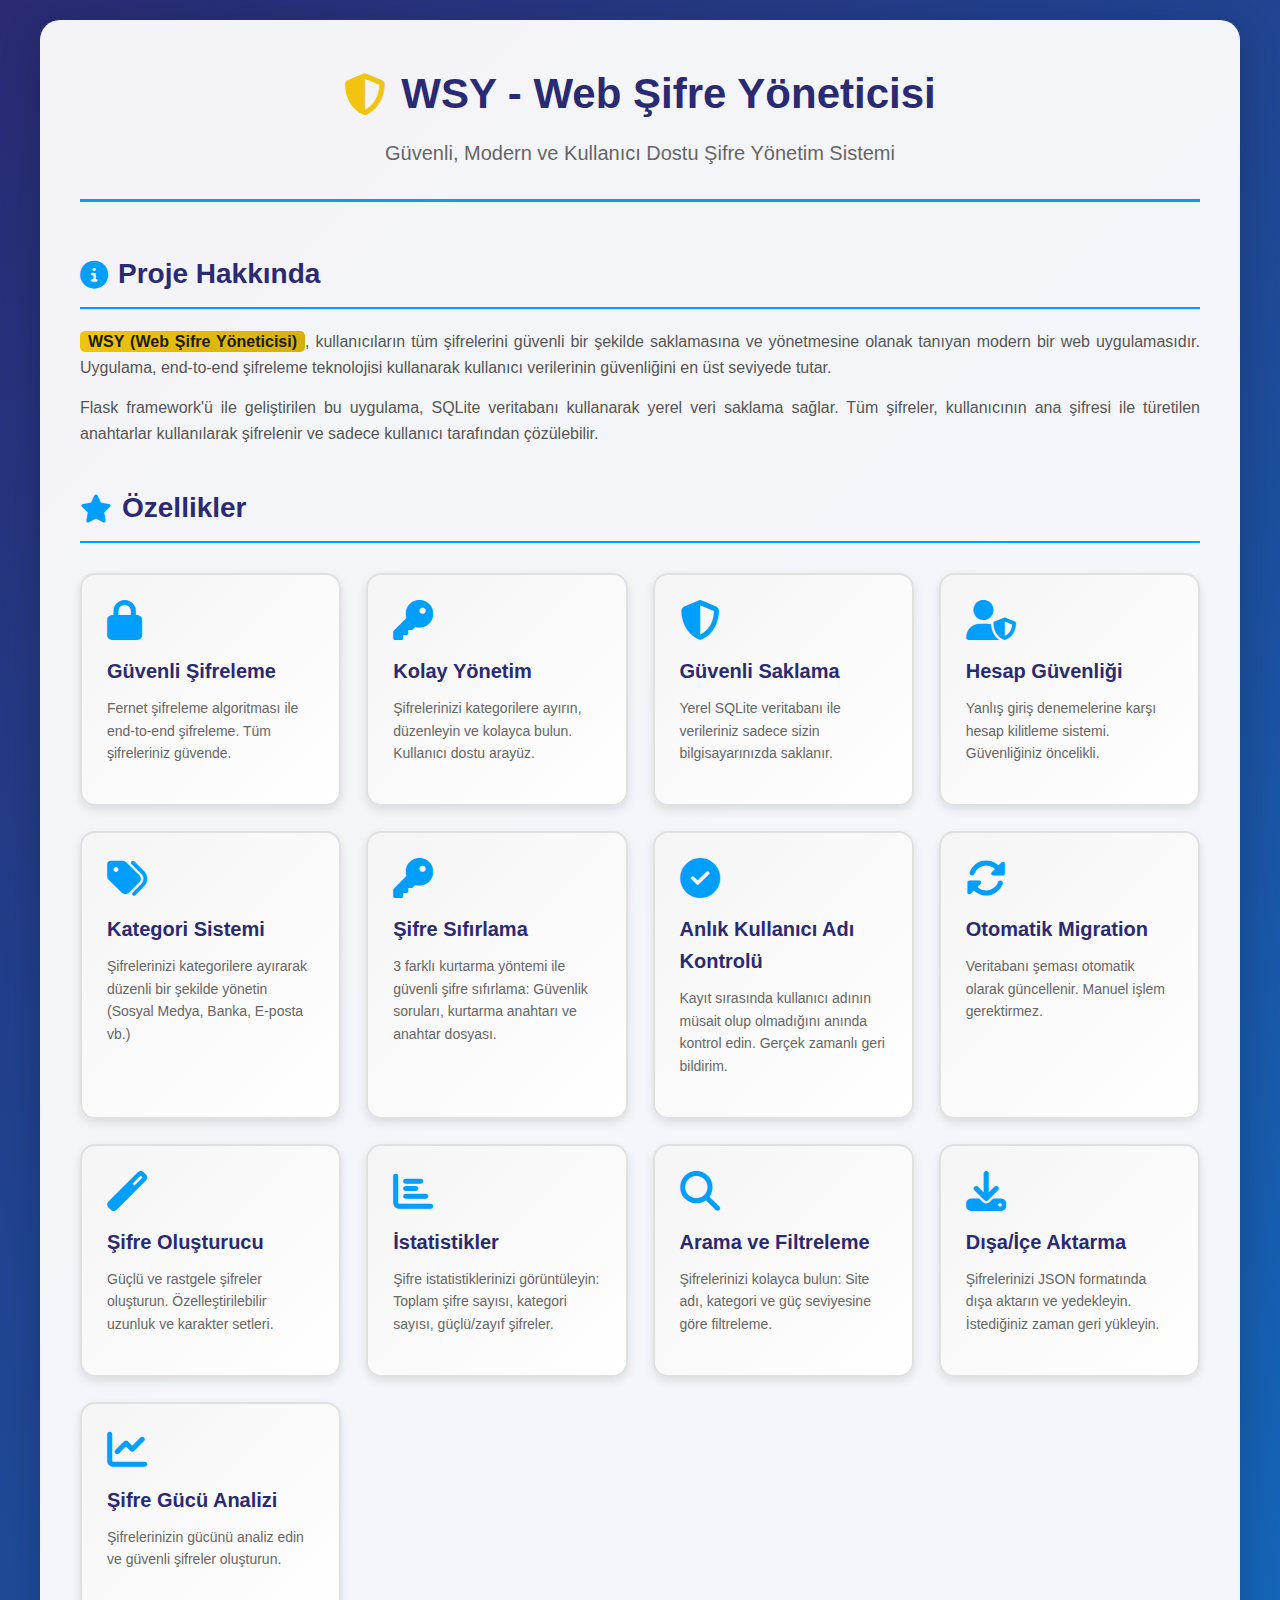
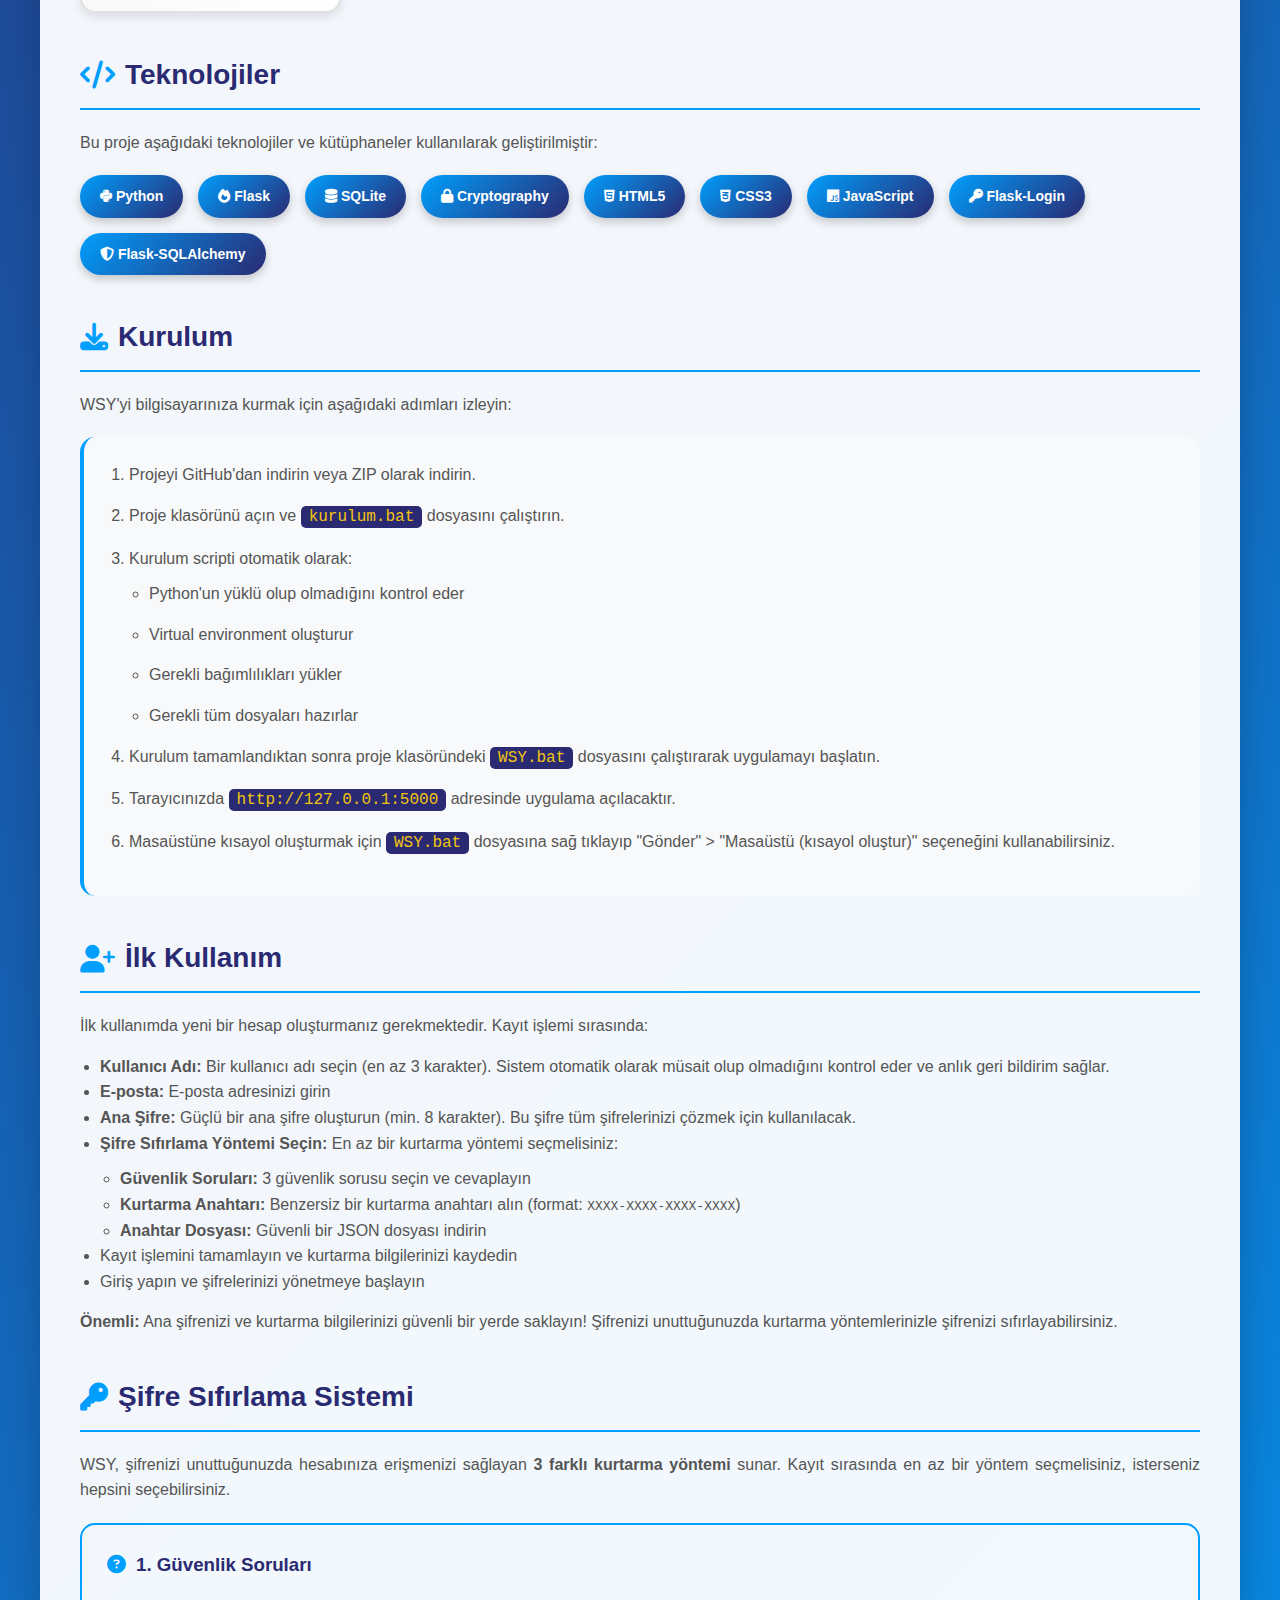
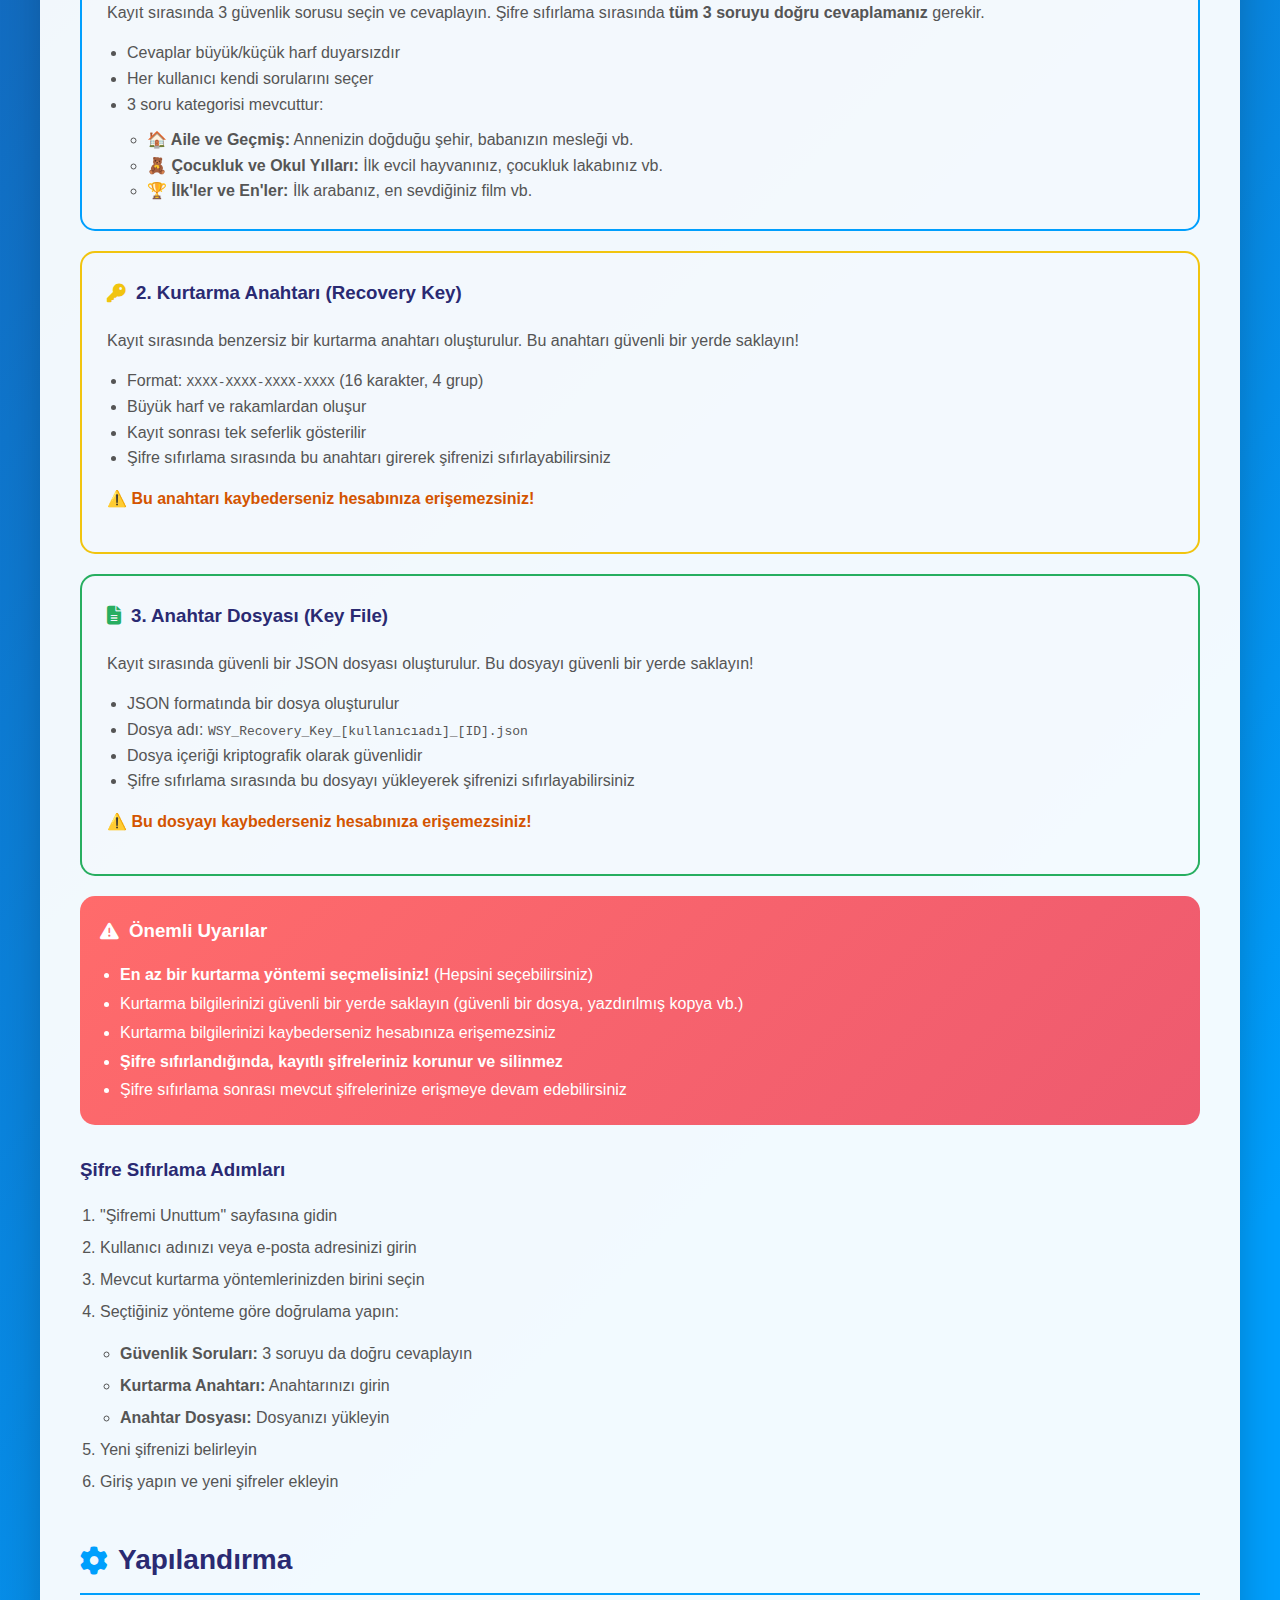
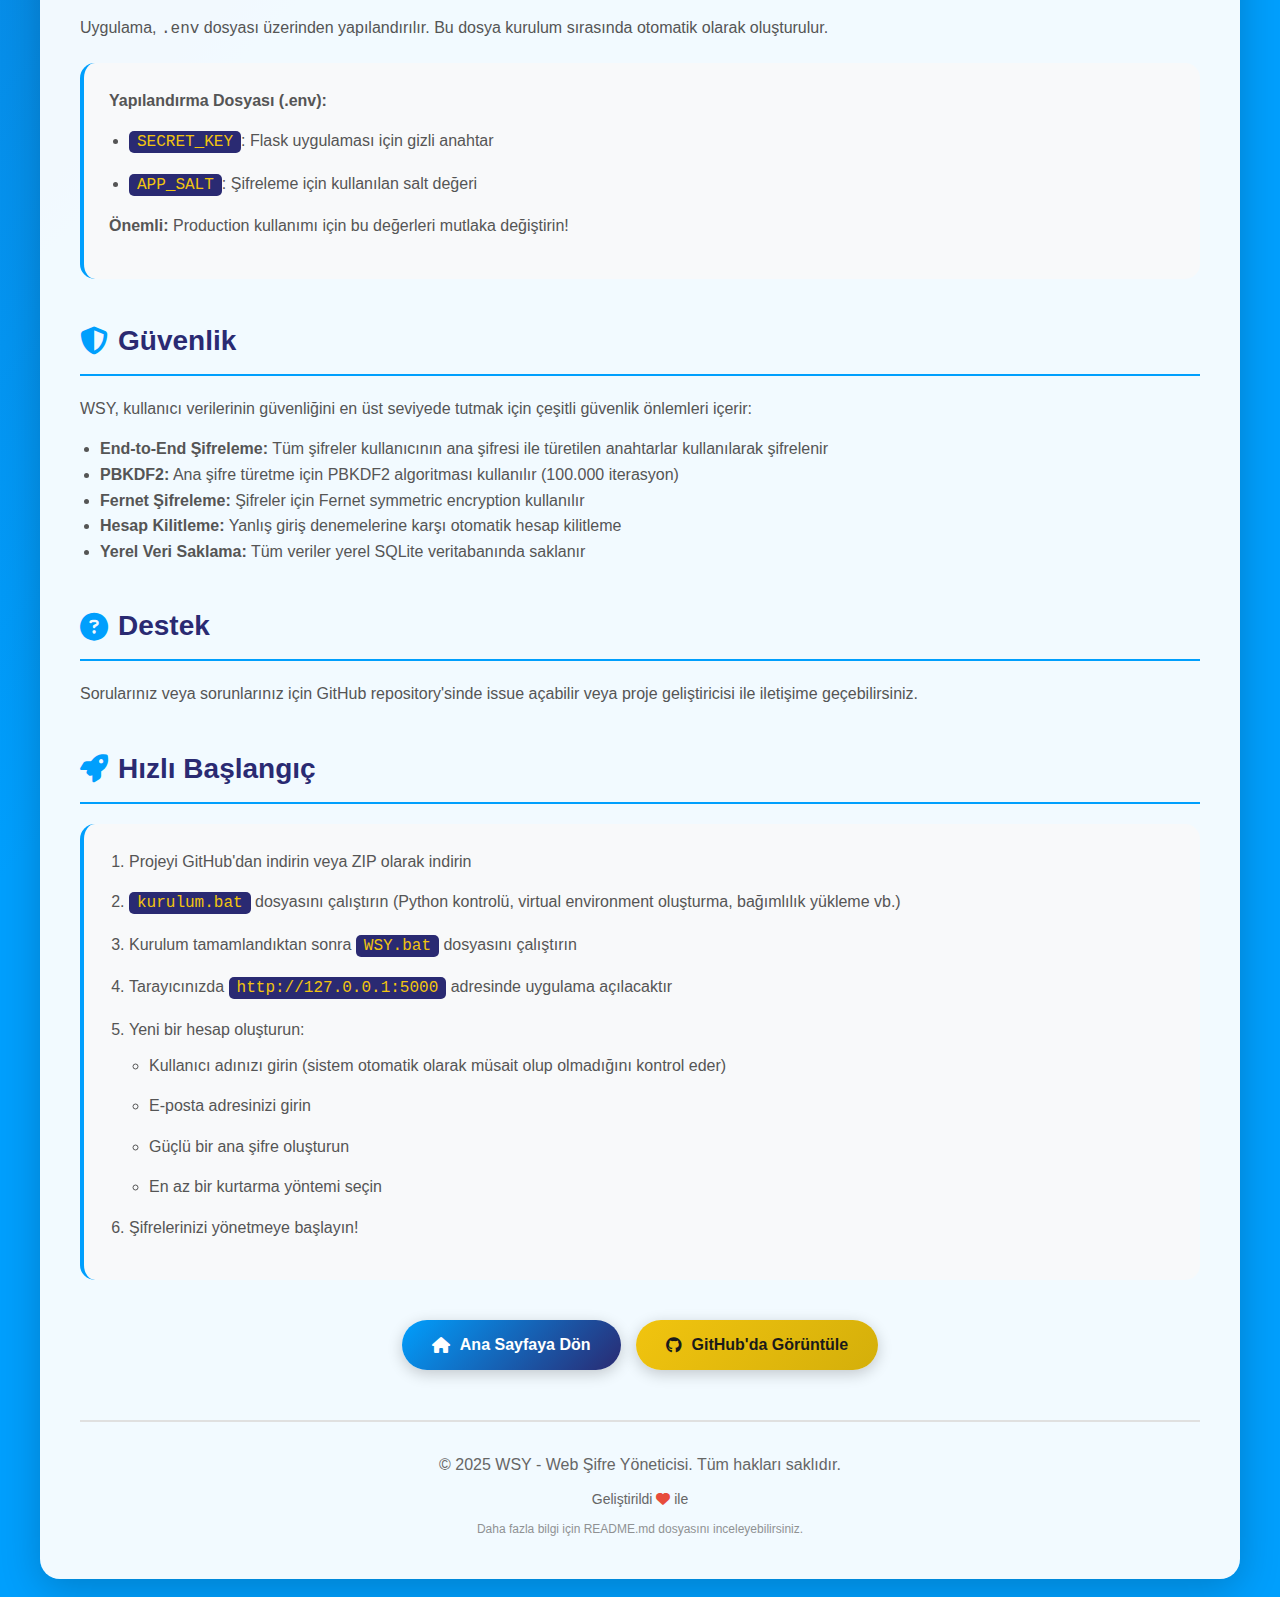
<file: TANITIM.html>
<!DOCTYPE html>
<html lang="tr">
<head>
    <meta charset="UTF-8">
    <meta name="viewport" content="width=device-width, initial-scale=1.0">
    <title>WSY - Web Şifre Yöneticisi Tanıtım</title>
    <link rel="stylesheet" href="https://cdnjs.cloudflare.com/ajax/libs/font-awesome/6.4.0/css/all.min.css">
    <style>
        * {
            margin: 0;
            padding: 0;
            box-sizing: border-box;
        }

        body {
            font-family: 'Segoe UI', Tahoma, Geneva, Verdana, sans-serif;
            background: linear-gradient(135deg, #2a2a72 0%, #009ffd 74%);
            color: #333;
            line-height: 1.6;
            padding: 20px;
        }

        .container {
            max-width: 1200px;
            margin: 0 auto;
            background: rgba(255, 255, 255, 0.95);
            border-radius: 20px;
            padding: 40px;
            box-shadow: 0 10px 40px rgba(0, 0, 0, 0.2);
        }

        header {
            text-align: center;
            margin-bottom: 50px;
            padding-bottom: 30px;
            border-bottom: 3px solid #009ffd;
        }

        header h1 {
            font-size: 42px;
            color: #2a2a72;
            margin-bottom: 10px;
            display: flex;
            align-items: center;
            justify-content: center;
            gap: 15px;
        }

        header h1 i {
            color: #f1c40f;
        }

        header p {
            font-size: 20px;
            color: #666;
            margin-top: 10px;
        }

        .section {
            margin-bottom: 40px;
        }

        .section h2 {
            font-size: 28px;
            color: #2a2a72;
            margin-bottom: 20px;
            padding-bottom: 10px;
            border-bottom: 2px solid #009ffd;
            display: flex;
            align-items: center;
            gap: 10px;
        }

        .section h2 i {
            color: #009ffd;
        }

        .section p {
            font-size: 16px;
            color: #555;
            margin-bottom: 15px;
            text-align: justify;
        }

        .features-grid {
            display: grid;
            grid-template-columns: repeat(auto-fit, minmax(250px, 1fr));
            gap: 25px;
            margin-top: 30px;
        }

        .feature-card {
            background: linear-gradient(135deg, #f5f5f5 0%, #ffffff 100%);
            padding: 25px;
            border-radius: 15px;
            border: 2px solid #e0e0e0;
            transition: all 0.3s ease;
            box-shadow: 0 4px 10px rgba(0, 0, 0, 0.1);
        }

        .feature-card:hover {
            transform: translateY(-5px);
            box-shadow: 0 8px 20px rgba(0, 0, 0, 0.15);
            border-color: #009ffd;
        }

        .feature-card i {
            font-size: 40px;
            color: #009ffd;
            margin-bottom: 15px;
            display: block;
        }

        .feature-card h3 {
            font-size: 20px;
            color: #2a2a72;
            margin-bottom: 10px;
        }

        .feature-card p {
            color: #666;
            font-size: 14px;
            text-align: left;
        }

        .tech-stack {
            display: flex;
            flex-wrap: wrap;
            gap: 15px;
            margin-top: 20px;
        }

        .tech-badge {
            background: linear-gradient(135deg, #009ffd 0%, #2a2a72 100%);
            color: white;
            padding: 10px 20px;
            border-radius: 25px;
            font-size: 14px;
            font-weight: 600;
            box-shadow: 0 4px 10px rgba(0, 0, 0, 0.2);
        }

        .installation-steps {
            background: #f8f9fa;
            padding: 25px;
            border-radius: 15px;
            margin-top: 20px;
            border-left: 4px solid #009ffd;
        }

        .installation-steps ol {
            margin-left: 20px;
            color: #555;
        }

        .installation-steps li {
            margin-bottom: 15px;
            font-size: 16px;
        }

        .installation-steps code {
            background: #2a2a72;
            color: #f1c40f;
            padding: 2px 8px;
            border-radius: 5px;
            font-family: 'Courier New', monospace;
        }

        .button-group {
            display: flex;
            gap: 15px;
            margin-top: 30px;
            justify-content: center;
            flex-wrap: wrap;
        }

        .btn {
            padding: 12px 30px;
            border-radius: 25px;
            text-decoration: none;
            font-weight: 600;
            font-size: 16px;
            transition: all 0.3s ease;
            display: inline-flex;
            align-items: center;
            gap: 10px;
            box-shadow: 0 4px 15px rgba(0, 0, 0, 0.2);
        }

        .btn-primary {
            background: linear-gradient(135deg, #009ffd 0%, #2a2a72 100%);
            color: white;
        }

        .btn-primary:hover {
            transform: translateY(-2px);
            box-shadow: 0 6px 20px rgba(0, 159, 253, 0.4);
        }

        .btn-secondary {
            background: linear-gradient(135deg, #f1c40f 0%, #d4af0a 100%);
            color: #1a1a1a;
        }

        .btn-secondary:hover {
            transform: translateY(-2px);
            box-shadow: 0 6px 20px rgba(241, 196, 15, 0.4);
        }

        footer {
            text-align: center;
            margin-top: 50px;
            padding-top: 30px;
            border-top: 2px solid #e0e0e0;
            color: #666;
        }

        .highlight {
            background: linear-gradient(135deg, #f1c40f 0%, #d4af0a 100%);
            color: #1a1a1a;
            padding: 2px 8px;
            border-radius: 5px;
            font-weight: 600;
        }

        @media (max-width: 768px) {
            .container {
                padding: 20px;
            }

            header h1 {
                font-size: 32px;
                flex-direction: column;
            }

            .features-grid {
                grid-template-columns: 1fr;
            }

            .button-group {
                flex-direction: column;
            }

            .btn {
                width: 100%;
                justify-content: center;
            }
        }
    </style>
</head>
<body>
    <div class="container">
        <header>
            <h1>
                <i class="fas fa-shield-alt"></i>
                WSY - Web Şifre Yöneticisi
            </h1>
            <p>Güvenli, Modern ve Kullanıcı Dostu Şifre Yönetim Sistemi</p>
        </header>

        <section class="section">
            <h2><i class="fas fa-info-circle"></i> Proje Hakkında</h2>
            <p>
                <span class="highlight">WSY (Web Şifre Yöneticisi)</span>, kullanıcıların tüm şifrelerini güvenli bir şekilde saklamasına ve yönetmesine olanak tanıyan modern bir web uygulamasıdır. 
                Uygulama, end-to-end şifreleme teknolojisi kullanarak kullanıcı verilerinin güvenliğini en üst seviyede tutar.
            </p>
            <p>
                Flask framework'ü ile geliştirilen bu uygulama, SQLite veritabanı kullanarak yerel veri saklama sağlar. 
                Tüm şifreler, kullanıcının ana şifresi ile türetilen anahtarlar kullanılarak şifrelenir ve sadece kullanıcı tarafından çözülebilir.
            </p>
        </section>

        <section class="section">
            <h2><i class="fas fa-star"></i> Özellikler</h2>
            <div class="features-grid">
                <div class="feature-card">
                    <i class="fas fa-lock"></i>
                    <h3>Güvenli Şifreleme</h3>
                    <p>Fernet şifreleme algoritması ile end-to-end şifreleme. Tüm şifreleriniz güvende.</p>
                </div>
                <div class="feature-card">
                    <i class="fas fa-key"></i>
                    <h3>Kolay Yönetim</h3>
                    <p>Şifrelerinizi kategorilere ayırın, düzenleyin ve kolayca bulun. Kullanıcı dostu arayüz.</p>
                </div>
                <div class="feature-card">
                    <i class="fas fa-shield-alt"></i>
                    <h3>Güvenli Saklama</h3>
                    <p>Yerel SQLite veritabanı ile verileriniz sadece sizin bilgisayarınızda saklanır.</p>
                </div>
                <div class="feature-card">
                    <i class="fas fa-user-shield"></i>
                    <h3>Hesap Güvenliği</h3>
                    <p>Yanlış giriş denemelerine karşı hesap kilitleme sistemi. Güvenliğiniz öncelikli.</p>
                </div>
                <div class="feature-card">
                    <i class="fas fa-tags"></i>
                    <h3>Kategori Sistemi</h3>
                    <p>Şifrelerinizi kategorilere ayırarak düzenli bir şekilde yönetin (Sosyal Medya, Banka, E-posta vb.)</p>
                </div>
                <div class="feature-card">
                    <i class="fas fa-key"></i>
                    <h3>Şifre Sıfırlama</h3>
                    <p>3 farklı kurtarma yöntemi ile güvenli şifre sıfırlama: Güvenlik soruları, kurtarma anahtarı ve anahtar dosyası.</p>
                </div>
                <div class="feature-card">
                    <i class="fas fa-check-circle"></i>
                    <h3>Anlık Kullanıcı Adı Kontrolü</h3>
                    <p>Kayıt sırasında kullanıcı adının müsait olup olmadığını anında kontrol edin. Gerçek zamanlı geri bildirim.</p>
                </div>
                <div class="feature-card">
                    <i class="fas fa-sync-alt"></i>
                    <h3>Otomatik Migration</h3>
                    <p>Veritabanı şeması otomatik olarak güncellenir. Manuel işlem gerektirmez.</p>
                </div>
                <div class="feature-card">
                    <i class="fas fa-magic"></i>
                    <h3>Şifre Oluşturucu</h3>
                    <p>Güçlü ve rastgele şifreler oluşturun. Özelleştirilebilir uzunluk ve karakter setleri.</p>
                </div>
                <div class="feature-card">
                    <i class="fas fa-chart-bar"></i>
                    <h3>İstatistikler</h3>
                    <p>Şifre istatistiklerinizi görüntüleyin: Toplam şifre sayısı, kategori sayısı, güçlü/zayıf şifreler.</p>
                </div>
                <div class="feature-card">
                    <i class="fas fa-search"></i>
                    <h3>Arama ve Filtreleme</h3>
                    <p>Şifrelerinizi kolayca bulun: Site adı, kategori ve güç seviyesine göre filtreleme.</p>
                </div>
                <div class="feature-card">
                    <i class="fas fa-download"></i>
                    <h3>Dışa/İçe Aktarma</h3>
                    <p>Şifrelerinizi JSON formatında dışa aktarın ve yedekleyin. İstediğiniz zaman geri yükleyin.</p>
                </div>
                <div class="feature-card">
                    <i class="fas fa-chart-line"></i>
                    <h3>Şifre Gücü Analizi</h3>
                    <p>Şifrelerinizin gücünü analiz edin ve güvenli şifreler oluşturun.</p>
                </div>
            </div>
        </section>

        <section class="section">
            <h2><i class="fas fa-code"></i> Teknolojiler</h2>
            <p>Bu proje aşağıdaki teknolojiler ve kütüphaneler kullanılarak geliştirilmiştir:</p>
            <div class="tech-stack">
                <span class="tech-badge"><i class="fab fa-python"></i> Python</span>
                <span class="tech-badge"><i class="fas fa-fire"></i> Flask</span>
                <span class="tech-badge"><i class="fas fa-database"></i> SQLite</span>
                <span class="tech-badge"><i class="fas fa-lock"></i> Cryptography</span>
                <span class="tech-badge"><i class="fab fa-html5"></i> HTML5</span>
                <span class="tech-badge"><i class="fab fa-css3-alt"></i> CSS3</span>
                <span class="tech-badge"><i class="fab fa-js"></i> JavaScript</span>
                <span class="tech-badge"><i class="fas fa-key"></i> Flask-Login</span>
                <span class="tech-badge"><i class="fas fa-shield-alt"></i> Flask-SQLAlchemy</span>
            </div>
        </section>

        <section class="section">
            <h2><i class="fas fa-download"></i> Kurulum</h2>
            <p>WSY'yi bilgisayarınıza kurmak için aşağıdaki adımları izleyin:</p>
            <div class="installation-steps">
                <ol>
                    <li>Projeyi GitHub'dan indirin veya ZIP olarak indirin.</li>
                    <li>Proje klasörünü açın ve <code>kurulum.bat</code> dosyasını çalıştırın.</li>
                    <li>Kurulum scripti otomatik olarak:
                        <ul style="margin-top: 10px; margin-left: 20px;">
                            <li>Python'un yüklü olup olmadığını kontrol eder</li>
                            <li>Virtual environment oluşturur</li>
                            <li>Gerekli bağımlılıkları yükler</li>
                            <li>Gerekli tüm dosyaları hazırlar</li>
                        </ul>
                    </li>
                    <li>Kurulum tamamlandıktan sonra proje klasöründeki <code>WSY.bat</code> dosyasını çalıştırarak uygulamayı başlatın.</li>
                    <li>Tarayıcınızda <code>http://127.0.0.1:5000</code> adresinde uygulama açılacaktır.</li>
                    <li>Masaüstüne kısayol oluşturmak için <code>WSY.bat</code> dosyasına sağ tıklayıp "Gönder" &gt; "Masaüstü (kısayol oluştur)" seçeneğini kullanabilirsiniz.</li>
                </ol>
            </div>
        </section>

        <section class="section">
            <h2><i class="fas fa-user-plus"></i> İlk Kullanım</h2>
            <p>
                İlk kullanımda yeni bir hesap oluşturmanız gerekmektedir. Kayıt işlemi sırasında:
            </p>
            <ul style="margin-left: 20px; color: #555; margin-top: 15px;">
                <li><strong>Kullanıcı Adı:</strong> Bir kullanıcı adı seçin (en az 3 karakter). Sistem otomatik olarak müsait olup olmadığını kontrol eder ve anlık geri bildirim sağlar.</li>
                <li><strong>E-posta:</strong> E-posta adresinizi girin</li>
                <li><strong>Ana Şifre:</strong> Güçlü bir ana şifre oluşturun (min. 8 karakter). Bu şifre tüm şifrelerinizi çözmek için kullanılacak.</li>
                <li><strong>Şifre Sıfırlama Yöntemi Seçin:</strong> En az bir kurtarma yöntemi seçmelisiniz:
                    <ul style="margin-top: 10px; margin-left: 20px;">
                        <li><strong>Güvenlik Soruları:</strong> 3 güvenlik sorusu seçin ve cevaplayın</li>
                        <li><strong>Kurtarma Anahtarı:</strong> Benzersiz bir kurtarma anahtarı alın (format: <code>XXXX-XXXX-XXXX-XXXX</code>)</li>
                        <li><strong>Anahtar Dosyası:</strong> Güvenli bir JSON dosyası indirin</li>
                    </ul>
                </li>
                <li>Kayıt işlemini tamamlayın ve kurtarma bilgilerinizi kaydedin</li>
                <li>Giriş yapın ve şifrelerinizi yönetmeye başlayın</li>
            </ul>
            <p style="margin-top: 15px;">
                <strong>Önemli:</strong> Ana şifrenizi ve kurtarma bilgilerinizi güvenli bir yerde saklayın! 
                Şifrenizi unuttuğunuzda kurtarma yöntemlerinizle şifrenizi sıfırlayabilirsiniz.
            </p>
        </section>

        <section class="section">
            <h2><i class="fas fa-key"></i> Şifre Sıfırlama Sistemi</h2>
            <p>
                WSY, şifrenizi unuttuğunuzda hesabınıza erişmenizi sağlayan <strong>3 farklı kurtarma yöntemi</strong> sunar. 
                Kayıt sırasında en az bir yöntem seçmelisiniz, isterseniz hepsini seçebilirsiniz.
            </p>
            
            <div style="background: rgba(255, 255, 255, 0.1); padding: 25px; border-radius: 15px; margin: 20px 0; border: 2px solid #009ffd;">
                <h3 style="color: #2a2a72; margin-bottom: 20px; display: flex; align-items: center; gap: 10px;">
                    <i class="fas fa-question-circle" style="color: #009ffd;"></i>
                    1. Güvenlik Soruları
                </h3>
                <p style="color: #555; margin-bottom: 15px;">
                    Kayıt sırasında 3 güvenlik sorusu seçin ve cevaplayın. Şifre sıfırlama sırasında <strong>tüm 3 soruyu doğru cevaplamanız</strong> gerekir.
                </p>
                <ul style="margin-left: 20px; color: #555;">
                    <li>Cevaplar büyük/küçük harf duyarsızdır</li>
                    <li>Her kullanıcı kendi sorularını seçer</li>
                    <li>3 soru kategorisi mevcuttur:
                        <ul style="margin-top: 10px; margin-left: 20px;">
                            <li><strong>🏠 Aile ve Geçmiş:</strong> Annenizin doğduğu şehir, babanızın mesleği vb.</li>
                            <li><strong>🧸 Çocukluk ve Okul Yılları:</strong> İlk evcil hayvanınız, çocukluk lakabınız vb.</li>
                            <li><strong>🏆 İlk'ler ve En'ler:</strong> İlk arabanız, en sevdiğiniz film vb.</li>
                        </ul>
                    </li>
                </ul>
            </div>

            <div style="background: rgba(255, 255, 255, 0.1); padding: 25px; border-radius: 15px; margin: 20px 0; border: 2px solid #f1c40f;">
                <h3 style="color: #2a2a72; margin-bottom: 20px; display: flex; align-items: center; gap: 10px;">
                    <i class="fas fa-key" style="color: #f1c40f;"></i>
                    2. Kurtarma Anahtarı (Recovery Key)
                </h3>
                <p style="color: #555; margin-bottom: 15px;">
                    Kayıt sırasında benzersiz bir kurtarma anahtarı oluşturulur. Bu anahtarı güvenli bir yerde saklayın!
                </p>
                <ul style="margin-left: 20px; color: #555;">
                    <li>Format: <code>XXXX-XXXX-XXXX-XXXX</code> (16 karakter, 4 grup)</li>
                    <li>Büyük harf ve rakamlardan oluşur</li>
                    <li>Kayıt sonrası tek seferlik gösterilir</li>
                    <li>Şifre sıfırlama sırasında bu anahtarı girerek şifrenizi sıfırlayabilirsiniz</li>
                </ul>
                <p style="color: #d35400; margin-top: 15px; font-weight: bold;">
                    ⚠️ Bu anahtarı kaybederseniz hesabınıza erişemezsiniz!
                </p>
            </div>

            <div style="background: rgba(255, 255, 255, 0.1); padding: 25px; border-radius: 15px; margin: 20px 0; border: 2px solid #27ae60;">
                <h3 style="color: #2a2a72; margin-bottom: 20px; display: flex; align-items: center; gap: 10px;">
                    <i class="fas fa-file-alt" style="color: #27ae60;"></i>
                    3. Anahtar Dosyası (Key File)
                </h3>
                <p style="color: #555; margin-bottom: 15px;">
                    Kayıt sırasında güvenli bir JSON dosyası oluşturulur. Bu dosyayı güvenli bir yerde saklayın!
                </p>
                <ul style="margin-left: 20px; color: #555;">
                    <li>JSON formatında bir dosya oluşturulur</li>
                    <li>Dosya adı: <code>WSY_Recovery_Key_[kullanıcıadı]_[ID].json</code></li>
                    <li>Dosya içeriği kriptografik olarak güvenlidir</li>
                    <li>Şifre sıfırlama sırasında bu dosyayı yükleyerek şifrenizi sıfırlayabilirsiniz</li>
                </ul>
                <p style="color: #d35400; margin-top: 15px; font-weight: bold;">
                    ⚠️ Bu dosyayı kaybederseniz hesabınıza erişemezsiniz!
                </p>
            </div>

            <div style="background: linear-gradient(135deg, #ff6b6b 0%, #ee5a6f 100%); padding: 20px; border-radius: 15px; margin: 20px 0; color: white;">
                <h3 style="margin-bottom: 15px; display: flex; align-items: center; gap: 10px;">
                    <i class="fas fa-exclamation-triangle"></i>
                    Önemli Uyarılar
                </h3>
                <ul style="margin-left: 20px; line-height: 1.8;">
                    <li><strong>En az bir kurtarma yöntemi seçmelisiniz!</strong> (Hepsini seçebilirsiniz)</li>
                    <li>Kurtarma bilgilerinizi güvenli bir yerde saklayın (güvenli bir dosya, yazdırılmış kopya vb.)</li>
                    <li>Kurtarma bilgilerinizi kaybederseniz hesabınıza erişemezsiniz</li>
                    <li><strong>Şifre sıfırlandığında, kayıtlı şifreleriniz korunur ve silinmez</strong></li>
                    <li>Şifre sıfırlama sonrası mevcut şifrelerinize erişmeye devam edebilirsiniz</li>
                </ul>
            </div>

            <h3 style="color: #2a2a72; margin-top: 30px; margin-bottom: 15px;">Şifre Sıfırlama Adımları</h3>
            <ol style="margin-left: 20px; color: #555; line-height: 2;">
                <li>"Şifremi Unuttum" sayfasına gidin</li>
                <li>Kullanıcı adınızı veya e-posta adresinizi girin</li>
                <li>Mevcut kurtarma yöntemlerinizden birini seçin</li>
                <li>Seçtiğiniz yönteme göre doğrulama yapın:
                    <ul style="margin-top: 10px; margin-left: 20px;">
                        <li><strong>Güvenlik Soruları:</strong> 3 soruyu da doğru cevaplayın</li>
                        <li><strong>Kurtarma Anahtarı:</strong> Anahtarınızı girin</li>
                        <li><strong>Anahtar Dosyası:</strong> Dosyanızı yükleyin</li>
                    </ul>
                </li>
                <li>Yeni şifrenizi belirleyin</li>
                <li>Giriş yapın ve yeni şifreler ekleyin</li>
            </ol>
        </section>

        <section class="section">
            <h2><i class="fas fa-cog"></i> Yapılandırma</h2>
            <p>
                Uygulama, <code>.env</code> dosyası üzerinden yapılandırılır. Bu dosya kurulum sırasında otomatik olarak oluşturulur.
            </p>
            <div class="installation-steps" style="margin-top: 20px;">
                <p><strong>Yapılandırma Dosyası (.env):</strong></p>
                <ul style="margin-left: 20px; color: #555;">
                    <li><code>SECRET_KEY</code>: Flask uygulaması için gizli anahtar</li>
                    <li><code>APP_SALT</code>: Şifreleme için kullanılan salt değeri</li>
                </ul>
                <p style="margin-top: 15px;"><strong>Önemli:</strong> Production kullanımı için bu değerleri mutlaka değiştirin!</p>
            </div>
        </section>

        <section class="section">
            <h2><i class="fas fa-shield-alt"></i> Güvenlik</h2>
            <p>
                WSY, kullanıcı verilerinin güvenliğini en üst seviyede tutmak için çeşitli güvenlik önlemleri içerir:
            </p>
            <ul style="margin-left: 20px; color: #555; margin-top: 15px;">
                <li><strong>End-to-End Şifreleme:</strong> Tüm şifreler kullanıcının ana şifresi ile türetilen anahtarlar kullanılarak şifrelenir</li>
                <li><strong>PBKDF2:</strong> Ana şifre türetme için PBKDF2 algoritması kullanılır (100.000 iterasyon)</li>
                <li><strong>Fernet Şifreleme:</strong> Şifreler için Fernet symmetric encryption kullanılır</li>
                <li><strong>Hesap Kilitleme:</strong> Yanlış giriş denemelerine karşı otomatik hesap kilitleme</li>
                <li><strong>Yerel Veri Saklama:</strong> Tüm veriler yerel SQLite veritabanında saklanır</li>
            </ul>
        </section>

        <section class="section">
            <h2><i class="fas fa-question-circle"></i> Destek</h2>
            <p>
                Sorularınız veya sorunlarınız için GitHub repository'sinde issue açabilir veya proje geliştiricisi ile iletişime geçebilirsiniz.
            </p>
        </section>

        <section class="section">
            <h2><i class="fas fa-rocket"></i> Hızlı Başlangıç</h2>
            <div class="installation-steps">
                <ol>
                    <li>Projeyi GitHub'dan indirin veya ZIP olarak indirin</li>
                    <li><code>kurulum.bat</code> dosyasını çalıştırın (Python kontrolü, virtual environment oluşturma, bağımlılık yükleme vb.)</li>
                    <li>Kurulum tamamlandıktan sonra <code>WSY.bat</code> dosyasını çalıştırın</li>
                    <li>Tarayıcınızda <code>http://127.0.0.1:5000</code> adresinde uygulama açılacaktır</li>
                    <li>Yeni bir hesap oluşturun:
                        <ul style="margin-top: 10px; margin-left: 20px;">
                            <li>Kullanıcı adınızı girin (sistem otomatik olarak müsait olup olmadığını kontrol eder)</li>
                            <li>E-posta adresinizi girin</li>
                            <li>Güçlü bir ana şifre oluşturun</li>
                            <li>En az bir kurtarma yöntemi seçin</li>
                        </ul>
                    </li>
                    <li>Şifrelerinizi yönetmeye başlayın!</li>
                </ol>
            </div>
        </section>

        <div class="button-group">
            <a href="/" class="btn btn-primary">
                <i class="fas fa-home"></i>
                Ana Sayfaya Dön
            </a>
            <a href="https://github.com" class="btn btn-secondary" target="_blank">
                <i class="fab fa-github"></i>
                GitHub'da Görüntüle
            </a>
        </div>

        <footer>
            <p>&copy; 2025 WSY - Web Şifre Yöneticisi. Tüm hakları saklıdır.</p>
            <p style="margin-top: 10px; font-size: 14px;">
                Geliştirildi <i class="fas fa-heart" style="color: #e74c3c;"></i> ile
            </p>
            <p style="margin-top: 10px; font-size: 12px; opacity: 0.7;">
                Daha fazla bilgi için README.md dosyasını inceleyebilirsiniz.
            </p>
        </footer>
    </div>
</body>
</html>
</file>
